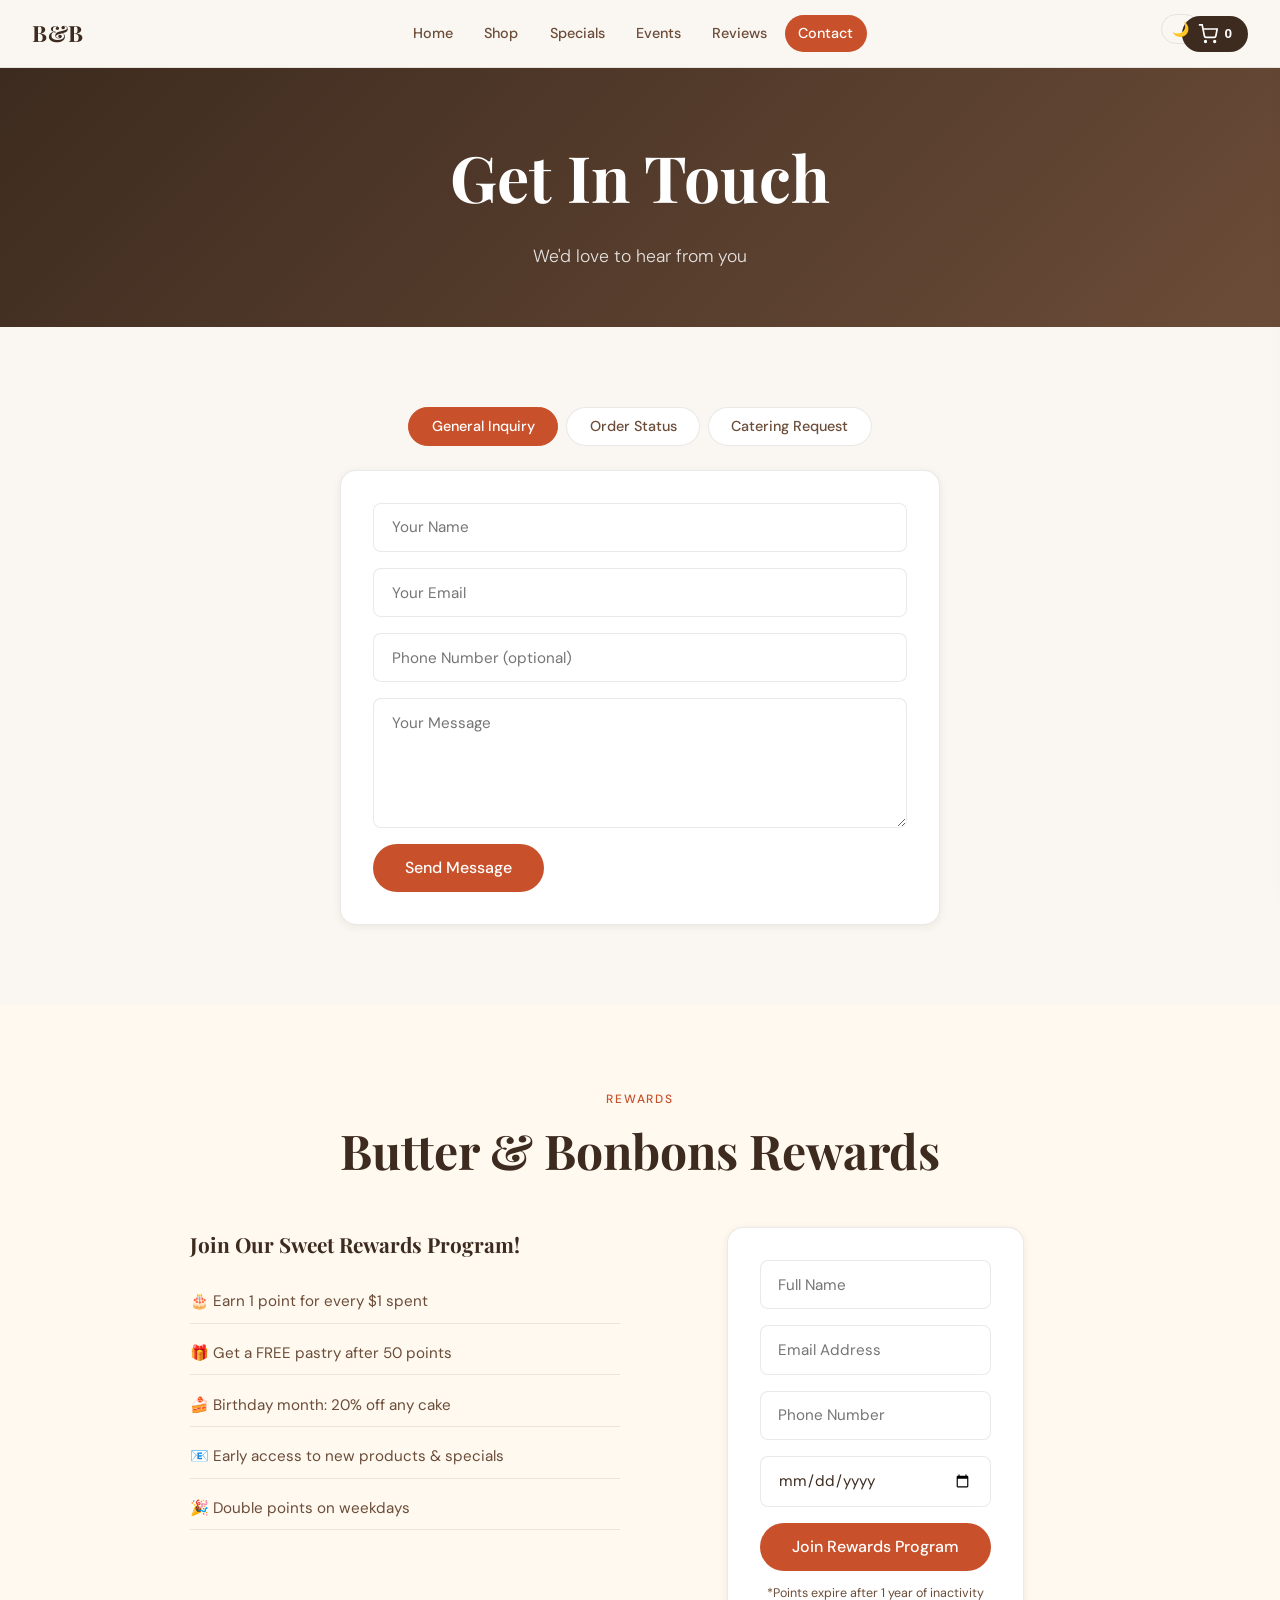
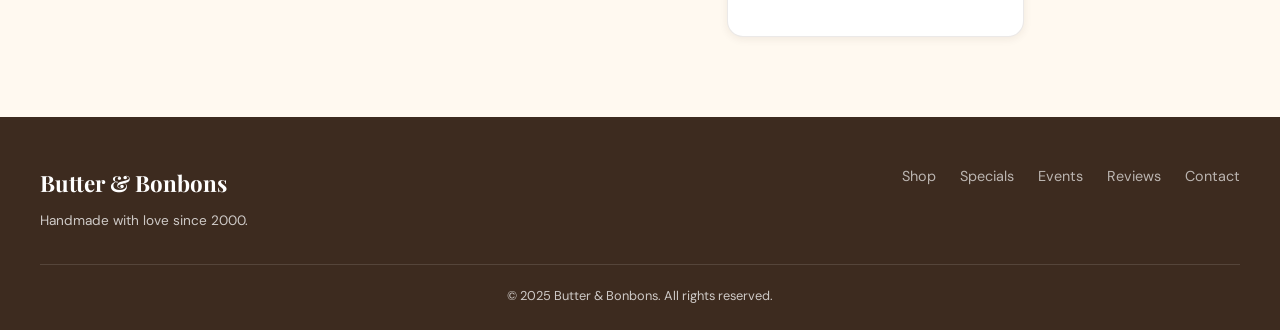
<file: contact.html>
<!DOCTYPE html>
<html lang="en">
<head>
  <meta charset="UTF-8"/><meta name="viewport" content="width=device-width, initial-scale=1.0"/>
  <title>Contact — Butter & Bonbons</title>
  <link rel="icon" href="data:image/svg+xml,<svg xmlns='http://www.w3.org/2000/svg' viewBox='0 0 100 100'><text y='.9em' font-size='90'>🍞</text></svg>"/>
  <link href="https://fonts.googleapis.com/css2?family=Playfair+Display:ital,wght@0,400;0,700;1,400&family=DM+Sans:wght@300;400;500&display=swap" rel="stylesheet"/>
  <link rel="stylesheet" href="style.css"/>
</head>
<body>
  <button class="dark-toggle" onclick="toggleDarkMode()">🌙</button>
  <div id="cart-panel" class="cart-panel"><div class="cart-header"><h3>Your Cart</h3><button class="close-cart" onclick="toggleCart()">&times;</button></div><ul id="cart-items"></ul><div class="cart-footer"><p class="cart-total">Total: $<span id="cart-total">0.00</span></p><button class="checkout-btn" onclick="checkout()">Checkout</button></div></div>
  <div class="cart-overlay" onclick="toggleCart()"></div>
  <nav id="navbar">
    <a href="index.html" class="nav-brand">B&B</a>
    <div class="nav-links">
      <a href="index.html" class="nav-link">Home</a><a href="products.html" class="nav-link">Shop</a><a href="specials.html" class="nav-link">Specials</a><a href="events.html" class="nav-link">Events</a><a href="reviews.html" class="nav-link">Reviews</a><a href="contact.html" class="nav-link active">Contact</a>
    </div>
    <div class="nav-actions"><button class="cart-btn" onclick="toggleCart()"><svg width="20" height="20" viewBox="0 0 24 24" fill="none" stroke="currentColor" stroke-width="2"><circle cx="9" cy="21" r="1"/><circle cx="20" cy="21" r="1"/><path d="M1 1h4l2.68 13.39a2 2 0 0 0 2 1.61h9.72a2 2 0 0 0 2-1.61L23 6H6"/></svg><span id="cart-count">0</span></button><button class="hamburger" onclick="toggleMobileNav()"><span></span><span></span><span></span></button></div>
  </nav>

  <div class="page-hero short"><h1>Get In Touch</h1><p>We'd love to hear from you</p></div>

  <section class="section-block">
    <div class="contact-tabs">
      <button class="tab-btn active" onclick="switchTab('general', this)">General Inquiry</button>
      <button class="tab-btn" onclick="switchTab('order', this)">Order Status</button>
      <button class="tab-btn" onclick="switchTab('catering', this)">Catering Request</button>
    </div>

    <div class="form-card" id="general-form">
      <form class="contact-form" onsubmit="event.preventDefault(); showToast('Thanks! We will get back to you within 24 hours.'); this.reset();">
        <input type="text" placeholder="Your Name" required/>
        <input type="email" placeholder="Your Email" required/>
        <input type="tel" placeholder="Phone Number (optional)"/>
        <textarea rows="5" placeholder="Your Message" required></textarea>
        <button type="submit">Send Message</button>
      </form>
    </div>

    <div class="form-card hidden" id="order-form">
      <form class="contact-form" onsubmit="checkOrderStatus(event)">
        <input type="text" placeholder="Order Number" required/>
        <input type="email" placeholder="Email Used for Order" required/>
        <button type="submit">Check Order Status</button>
      </form>
    </div>

    <div class="form-card hidden" id="catering-form">
      <form class="contact-form" onsubmit="submitCateringRequest(event)">
        <input type="text" placeholder="Your Name" required/>
        <input type="email" placeholder="Your Email" required/>
        <input type="tel" placeholder="Phone Number" required/>
        <input type="date" required/>
        <input type="number" placeholder="Number of Guests" required/>
        <select required>
          <option value="">Event Type</option>
          <option value="wedding">Wedding</option>
          <option value="birthday">Birthday Party</option>
          <option value="corporate">Corporate Event</option>
          <option value="other">Other</option>
        </select>
        <textarea rows="4" placeholder="Special requests or dietary restrictions..." required></textarea>
        <button type="submit">Request Quote</button>
      </form>
    </div>
  </section>

  <section class="section-block alt-bg" id="loyalty">
    <div class="section-header">
      <span class="section-tag">Rewards</span>
      <h2>Butter & Bonbons Rewards</h2>
    </div>
    <div class="loyalty-container">
      <div class="loyalty-info">
        <h3>Join Our Sweet Rewards Program!</h3>
        <ul class="benefits-list">
          <li>🎂 Earn 1 point for every $1 spent</li>
          <li>🎁 Get a FREE pastry after 50 points</li>
          <li>🍰 Birthday month: 20% off any cake</li>
          <li>📧 Early access to new products & specials</li>
          <li>🎉 Double points on weekdays</li>
        </ul>
      </div>
      <div class="form-card">
        <form class="contact-form" onsubmit="signupLoyalty(event)">
          <input type="text" placeholder="Full Name" required/>
          <input type="email" placeholder="Email Address" required/>
          <input type="tel" placeholder="Phone Number" required/>
          <input type="date" placeholder="Birthday" required/>
          <button type="submit">Join Rewards Program</button>
        </form>
        <p class="disclaimer">*Points expire after 1 year of inactivity</p>
      </div>
    </div>
  </section>

  <footer><div class="footer-inner"><div class="footer-brand"><span class="footer-logo">Butter & Bonbons</span><p>Handmade with love since 2000.</p></div><div class="footer-links"><a href="products.html">Shop</a><a href="specials.html">Specials</a><a href="events.html">Events</a><a href="reviews.html">Reviews</a><a href="contact.html">Contact</a></div></div><p class="footer-copy">&copy; 2025 Butter & Bonbons. All rights reserved.</p></footer>
  <div id="toastContainer"></div>
  <script src="script.js"></script>
  <script>
    function switchTab(tabType, btn) {
      document.querySelectorAll('.form-card').forEach(f => f.classList.add('hidden'));
      document.querySelectorAll('.tab-btn').forEach(b => b.classList.remove('active'));
      document.getElementById(`${tabType}-form`).classList.remove('hidden');
      btn.classList.add('active');
    }
  </script>
</body>
</html>
</file>
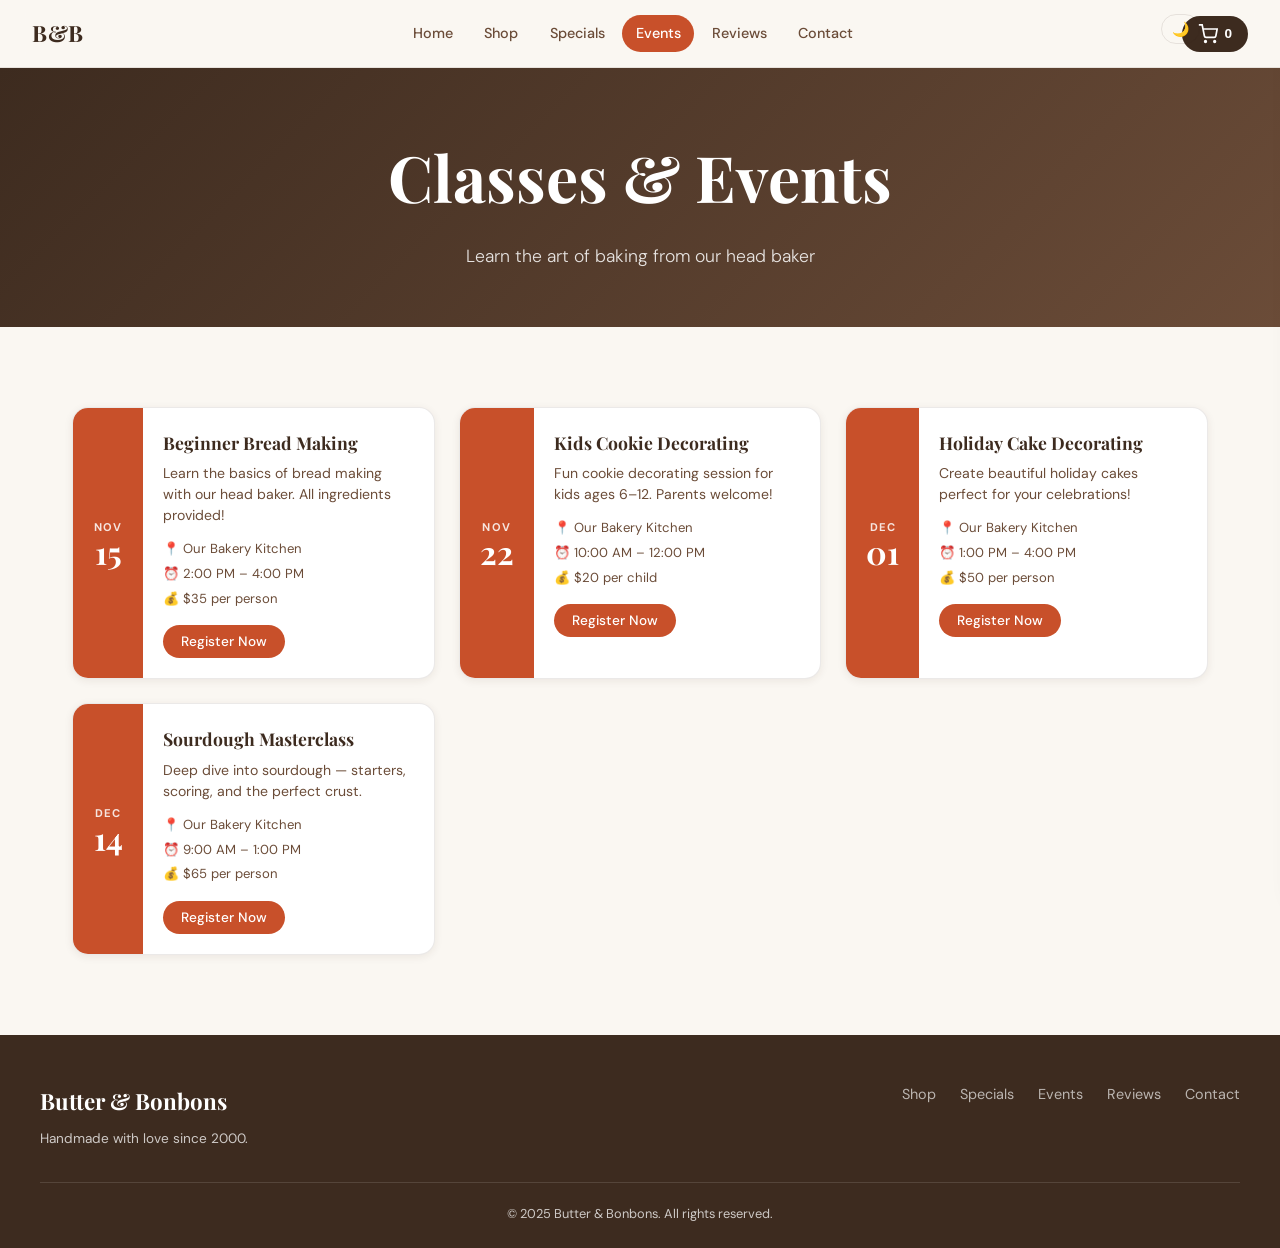
<file: events.html>
<!DOCTYPE html>
<html lang="en">
<head>
  <meta charset="UTF-8"/><meta name="viewport" content="width=device-width, initial-scale=1.0"/>
  <title>Events — Butter & Bonbons</title>
  <link rel="icon" href="data:image/svg+xml,<svg xmlns='http://www.w3.org/2000/svg' viewBox='0 0 100 100'><text y='.9em' font-size='90'>🍞</text></svg>"/>
  <link href="https://fonts.googleapis.com/css2?family=Playfair+Display:ital,wght@0,400;0,700;1,400&family=DM+Sans:wght@300;400;500&display=swap" rel="stylesheet"/>
  <link rel="stylesheet" href="style.css"/>
</head>
<body>
  <button class="dark-toggle" onclick="toggleDarkMode()">🌙</button>
  <div id="cart-panel" class="cart-panel"><div class="cart-header"><h3>Your Cart</h3><button class="close-cart" onclick="toggleCart()">&times;</button></div><ul id="cart-items"></ul><div class="cart-footer"><p class="cart-total">Total: $<span id="cart-total">0.00</span></p><button class="checkout-btn" onclick="checkout()">Checkout</button></div></div>
  <div class="cart-overlay" onclick="toggleCart()"></div>
  <nav id="navbar">
    <a href="index.html" class="nav-brand">B&B</a>
    <div class="nav-links">
      <a href="index.html" class="nav-link">Home</a><a href="products.html" class="nav-link">Shop</a><a href="specials.html" class="nav-link">Specials</a><a href="events.html" class="nav-link active">Events</a><a href="reviews.html" class="nav-link">Reviews</a><a href="contact.html" class="nav-link">Contact</a>
    </div>
    <div class="nav-actions"><button class="cart-btn" onclick="toggleCart()"><svg width="20" height="20" viewBox="0 0 24 24" fill="none" stroke="currentColor" stroke-width="2"><circle cx="9" cy="21" r="1"/><circle cx="20" cy="21" r="1"/><path d="M1 1h4l2.68 13.39a2 2 0 0 0 2 1.61h9.72a2 2 0 0 0 2-1.61L23 6H6"/></svg><span id="cart-count">0</span></button><button class="hamburger" onclick="toggleMobileNav()"><span></span><span></span><span></span></button></div>
  </nav>

  <div class="page-hero short"><h1>Classes & Events</h1><p>Learn the art of baking from our head baker</p></div>

  <section class="section-block">
    <div class="events-grid">
      <div class="event-card">
        <div class="event-date-badge"><span class="month">NOV</span><span class="day">15</span></div>
        <div class="event-body">
          <h3>Beginner Bread Making</h3>
          <p>Learn the basics of bread making with our head baker. All ingredients provided!</p>
          <div class="event-details">
            <span>📍 Our Bakery Kitchen</span>
            <span>⏰ 2:00 PM – 4:00 PM</span>
            <span>💰 $35 per person</span>
          </div>
          <button onclick="registerForEvent('bread-making')">Register Now</button>
        </div>
      </div>
      <div class="event-card">
        <div class="event-date-badge"><span class="month">NOV</span><span class="day">22</span></div>
        <div class="event-body">
          <h3>Kids Cookie Decorating</h3>
          <p>Fun cookie decorating session for kids ages 6–12. Parents welcome!</p>
          <div class="event-details">
            <span>📍 Our Bakery Kitchen</span>
            <span>⏰ 10:00 AM – 12:00 PM</span>
            <span>💰 $20 per child</span>
          </div>
          <button onclick="registerForEvent('cookie-decorating')">Register Now</button>
        </div>
      </div>
      <div class="event-card">
        <div class="event-date-badge"><span class="month">DEC</span><span class="day">01</span></div>
        <div class="event-body">
          <h3>Holiday Cake Decorating</h3>
          <p>Create beautiful holiday cakes perfect for your celebrations!</p>
          <div class="event-details">
            <span>📍 Our Bakery Kitchen</span>
            <span>⏰ 1:00 PM – 4:00 PM</span>
            <span>💰 $50 per person</span>
          </div>
          <button onclick="registerForEvent('holiday-cakes')">Register Now</button>
        </div>
      </div>
      <div class="event-card">
        <div class="event-date-badge"><span class="month">DEC</span><span class="day">14</span></div>
        <div class="event-body">
          <h3>Sourdough Masterclass</h3>
          <p>Deep dive into sourdough — starters, scoring, and the perfect crust.</p>
          <div class="event-details">
            <span>📍 Our Bakery Kitchen</span>
            <span>⏰ 9:00 AM – 1:00 PM</span>
            <span>💰 $65 per person</span>
          </div>
          <button onclick="registerForEvent('sourdough')">Register Now</button>
        </div>
      </div>
    </div>
  </section>

  <footer><div class="footer-inner"><div class="footer-brand"><span class="footer-logo">Butter & Bonbons</span><p>Handmade with love since 2000.</p></div><div class="footer-links"><a href="products.html">Shop</a><a href="specials.html">Specials</a><a href="events.html">Events</a><a href="reviews.html">Reviews</a><a href="contact.html">Contact</a></div></div><p class="footer-copy">&copy; 2025 Butter & Bonbons. All rights reserved.</p></footer>
  <div id="toastContainer"></div>
  <script src="script.js"></script>
</body>
</html>
</file>
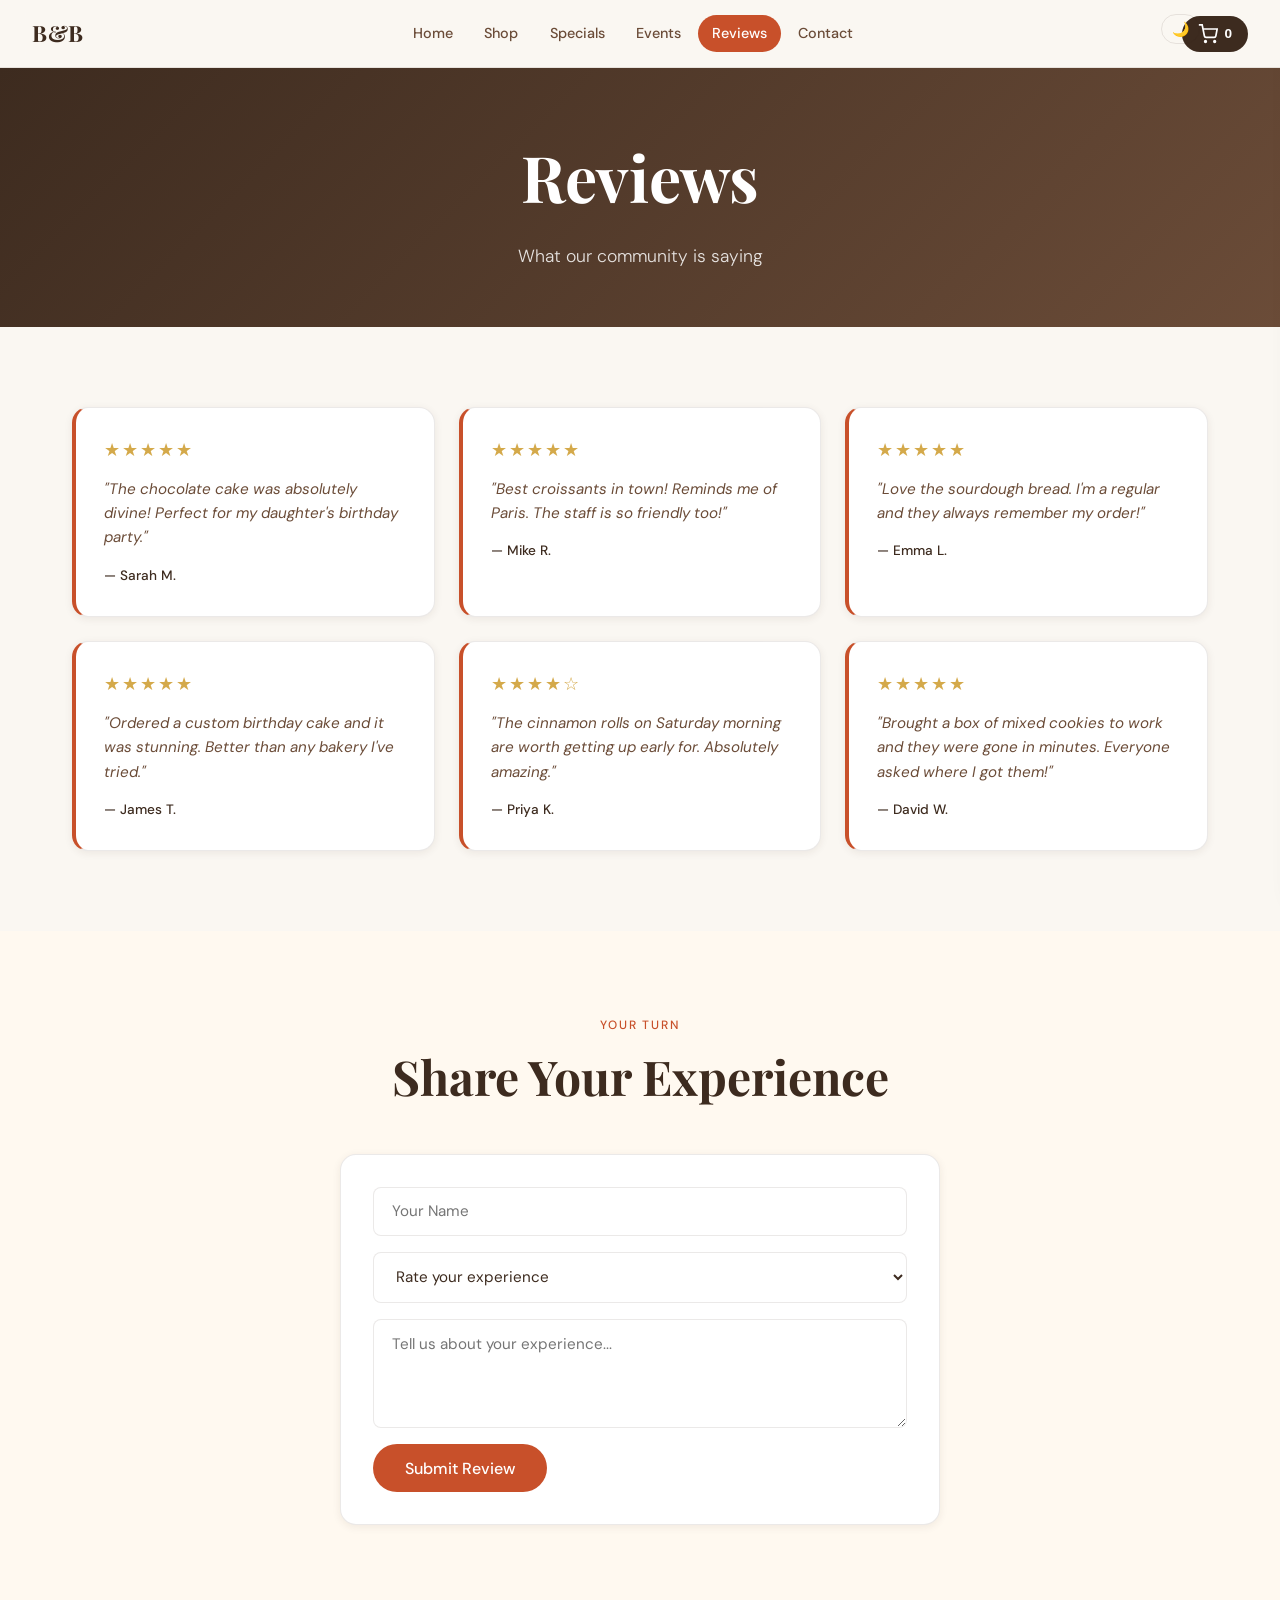
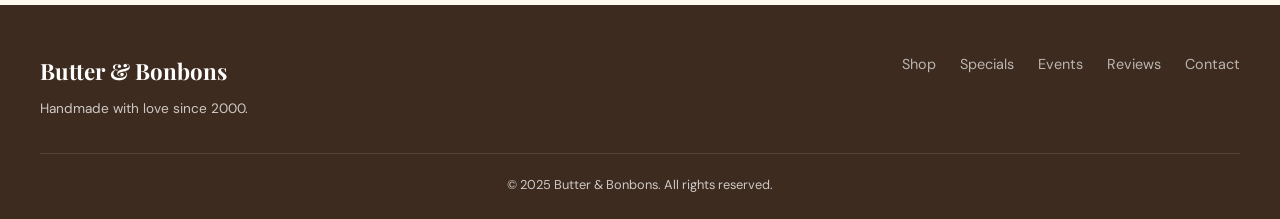
<file: reviews.html>
<!DOCTYPE html>
<html lang="en">
<head>
  <meta charset="UTF-8"/><meta name="viewport" content="width=device-width, initial-scale=1.0"/>
  <title>Reviews — Butter & Bonbons</title>
  <link rel="icon" href="data:image/svg+xml,<svg xmlns='http://www.w3.org/2000/svg' viewBox='0 0 100 100'><text y='.9em' font-size='90'>🍞</text></svg>"/>
  <link href="https://fonts.googleapis.com/css2?family=Playfair+Display:ital,wght@0,400;0,700;1,400&family=DM+Sans:wght@300;400;500&display=swap" rel="stylesheet"/>
  <link rel="stylesheet" href="style.css"/>
</head>
<body>
  <button class="dark-toggle" onclick="toggleDarkMode()">🌙</button>
  <div id="cart-panel" class="cart-panel"><div class="cart-header"><h3>Your Cart</h3><button class="close-cart" onclick="toggleCart()">&times;</button></div><ul id="cart-items"></ul><div class="cart-footer"><p class="cart-total">Total: $<span id="cart-total">0.00</span></p><button class="checkout-btn" onclick="checkout()">Checkout</button></div></div>
  <div class="cart-overlay" onclick="toggleCart()"></div>
  <nav id="navbar">
    <a href="index.html" class="nav-brand">B&B</a>
    <div class="nav-links">
      <a href="index.html" class="nav-link">Home</a><a href="products.html" class="nav-link">Shop</a><a href="specials.html" class="nav-link">Specials</a><a href="events.html" class="nav-link">Events</a><a href="reviews.html" class="nav-link active">Reviews</a><a href="contact.html" class="nav-link">Contact</a>
    </div>
    <div class="nav-actions"><button class="cart-btn" onclick="toggleCart()"><svg width="20" height="20" viewBox="0 0 24 24" fill="none" stroke="currentColor" stroke-width="2"><circle cx="9" cy="21" r="1"/><circle cx="20" cy="21" r="1"/><path d="M1 1h4l2.68 13.39a2 2 0 0 0 2 1.61h9.72a2 2 0 0 0 2-1.61L23 6H6"/></svg><span id="cart-count">0</span></button><button class="hamburger" onclick="toggleMobileNav()"><span></span><span></span><span></span></button></div>
  </nav>

  <div class="page-hero short"><h1>Reviews</h1><p>What our community is saying</p></div>

  <section class="section-block">
    <div class="reviews-grid large">
      <div class="review-card"><div class="stars">★★★★★</div><p>"The chocolate cake was absolutely divine! Perfect for my daughter's birthday party."</p><span class="reviewer">— Sarah M.</span></div>
      <div class="review-card"><div class="stars">★★★★★</div><p>"Best croissants in town! Reminds me of Paris. The staff is so friendly too!"</p><span class="reviewer">— Mike R.</span></div>
      <div class="review-card"><div class="stars">★★★★★</div><p>"Love the sourdough bread. I'm a regular and they always remember my order!"</p><span class="reviewer">— Emma L.</span></div>
      <div class="review-card"><div class="stars">★★★★★</div><p>"Ordered a custom birthday cake and it was stunning. Better than any bakery I've tried."</p><span class="reviewer">— James T.</span></div>
      <div class="review-card"><div class="stars">★★★★☆</div><p>"The cinnamon rolls on Saturday morning are worth getting up early for. Absolutely amazing."</p><span class="reviewer">— Priya K.</span></div>
      <div class="review-card"><div class="stars">★★★★★</div><p>"Brought a box of mixed cookies to work and they were gone in minutes. Everyone asked where I got them!"</p><span class="reviewer">— David W.</span></div>
    </div>
  </section>

  <section class="section-block alt-bg">
    <div class="section-header">
      <span class="section-tag">Your Turn</span>
      <h2>Share Your Experience</h2>
    </div>
    <div class="form-card">
      <form class="review-form" onsubmit="submitReview(event)">
        <input type="text" placeholder="Your Name" required />
        <select required>
          <option value="">Rate your experience</option>
          <option value="5">★★★★★ Excellent</option>
          <option value="4">★★★★☆ Very Good</option>
          <option value="3">★★★☆☆ Good</option>
          <option value="2">★★☆☆☆ Fair</option>
          <option value="1">★☆☆☆☆ Needs Improvement</option>
        </select>
        <textarea rows="4" placeholder="Tell us about your experience..." required></textarea>
        <button type="submit">Submit Review</button>
      </form>
    </div>
  </section>

  <footer><div class="footer-inner"><div class="footer-brand"><span class="footer-logo">Butter & Bonbons</span><p>Handmade with love since 2000.</p></div><div class="footer-links"><a href="products.html">Shop</a><a href="specials.html">Specials</a><a href="events.html">Events</a><a href="reviews.html">Reviews</a><a href="contact.html">Contact</a></div></div><p class="footer-copy">&copy; 2025 Butter & Bonbons. All rights reserved.</p></footer>
  <div id="toastContainer"></div>
  <script src="script.js"></script>
</body>
</html>
</file>
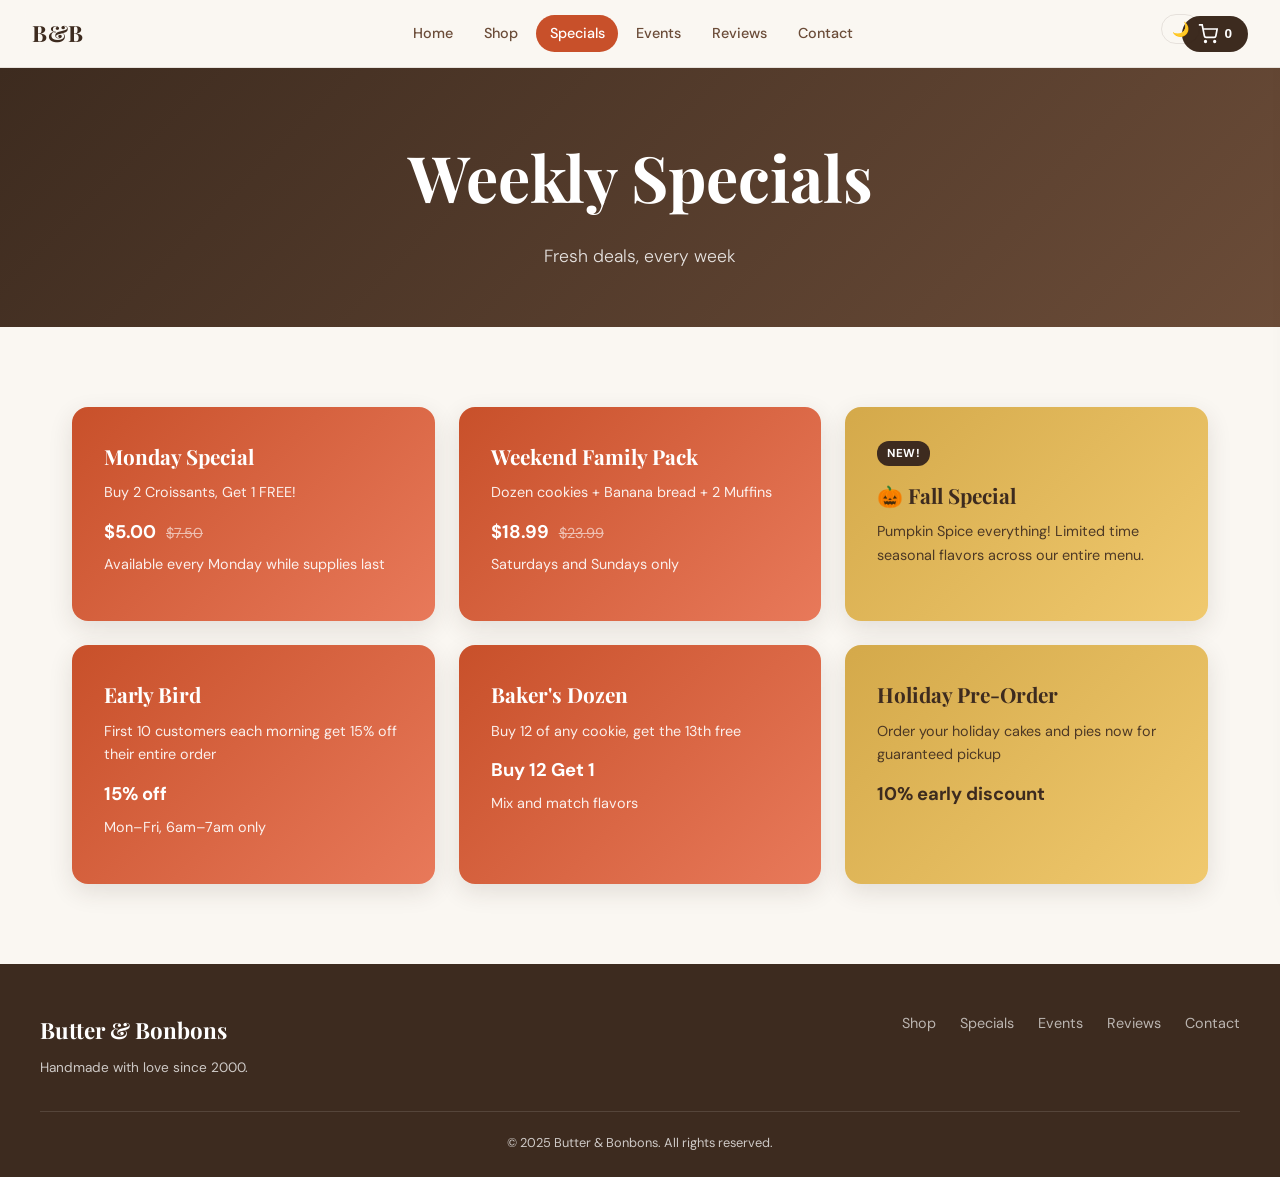
<file: specials.html>
<!-- specials.html -->
<!DOCTYPE html>
<html lang="en">
<head>
  <meta charset="UTF-8"/><meta name="viewport" content="width=device-width, initial-scale=1.0"/>
  <title>Specials — Butter & Bonbons</title>
  <link rel="icon" href="data:image/svg+xml,<svg xmlns='http://www.w3.org/2000/svg' viewBox='0 0 100 100'><text y='.9em' font-size='90'>🍞</text></svg>"/>
  <link href="https://fonts.googleapis.com/css2?family=Playfair+Display:ital,wght@0,400;0,700;1,400&family=DM+Sans:wght@300;400;500&display=swap" rel="stylesheet"/>
  <link rel="stylesheet" href="style.css"/>
</head>
<body>
  <button class="dark-toggle" onclick="toggleDarkMode()">🌙</button>
  <div id="cart-panel" class="cart-panel"><div class="cart-header"><h3>Your Cart</h3><button class="close-cart" onclick="toggleCart()">&times;</button></div><ul id="cart-items"></ul><div class="cart-footer"><p class="cart-total">Total: $<span id="cart-total">0.00</span></p><button class="checkout-btn" onclick="checkout()">Checkout</button></div></div>
  <div class="cart-overlay" onclick="toggleCart()"></div>
  <nav id="navbar">
    <a href="index.html" class="nav-brand">B&B</a>
    <div class="nav-links">
      <a href="index.html" class="nav-link">Home</a><a href="products.html" class="nav-link">Shop</a><a href="specials.html" class="nav-link active">Specials</a><a href="events.html" class="nav-link">Events</a><a href="reviews.html" class="nav-link">Reviews</a><a href="contact.html" class="nav-link">Contact</a>
    </div>
    <div class="nav-actions"><button class="cart-btn" onclick="toggleCart()"><svg width="20" height="20" viewBox="0 0 24 24" fill="none" stroke="currentColor" stroke-width="2"><circle cx="9" cy="21" r="1"/><circle cx="20" cy="21" r="1"/><path d="M1 1h4l2.68 13.39a2 2 0 0 0 2 1.61h9.72a2 2 0 0 0 2-1.61L23 6H6"/></svg><span id="cart-count">0</span></button><button class="hamburger" onclick="toggleMobileNav()"><span></span><span></span><span></span></button></div>
  </nav>
  <div class="page-hero short"><h1>Weekly Specials</h1><p>Fresh deals, every week</p></div>
  <section class="section-block">
    <div class="specials-grid large">
      <div class="special-card"><h3>Monday Special</h3><p>Buy 2 Croissants, Get 1 FREE!</p><span class="special-price">$5.00 <s>$7.50</s></span><p class="special-note">Available every Monday while supplies last</p></div>
      <div class="special-card"><h3>Weekend Family Pack</h3><p>Dozen cookies + Banana bread + 2 Muffins</p><span class="special-price">$18.99 <s>$23.99</s></span><p class="special-note">Saturdays and Sundays only</p></div>
      <div class="special-card seasonal"><span class="badge">New!</span><h3>🎃 Fall Special</h3><p>Pumpkin Spice everything! Limited time seasonal flavors across our entire menu.</p></div>
      <div class="special-card"><h3>Early Bird</h3><p>First 10 customers each morning get 15% off their entire order</p><span class="special-price">15% off</span><p class="special-note">Mon–Fri, 6am–7am only</p></div>
      <div class="special-card"><h3>Baker's Dozen</h3><p>Buy 12 of any cookie, get the 13th free</p><span class="special-price">Buy 12 Get 1</span><p class="special-note">Mix and match flavors</p></div>
      <div class="special-card seasonal"><h3>Holiday Pre-Order</h3><p>Order your holiday cakes and pies now for guaranteed pickup</p><span class="special-price">10% early discount</span></div>
    </div>
  </section>
  <footer><div class="footer-inner"><div class="footer-brand"><span class="footer-logo">Butter & Bonbons</span><p>Handmade with love since 2000.</p></div><div class="footer-links"><a href="products.html">Shop</a><a href="specials.html">Specials</a><a href="events.html">Events</a><a href="reviews.html">Reviews</a><a href="contact.html">Contact</a></div></div><p class="footer-copy">&copy; 2025 Butter & Bonbons. All rights reserved.</p></footer>
  <div id="toastContainer"></div>
  <script src="script.js"></script>
</body>
</html>
</file>
<file: style.css>
@import url('https://fonts.googleapis.com/css2?family=Playfair+Display:ital,wght@0,400;0,700;1,400&family=DM+Sans:wght@300;400;500&display=swap');

:root {
  --cream: #faf7f2;
  --warm-white: #fff9f0;
  --brown: #3d2b1f;
  --brown-light: #6b4c38;
  --accent: #c8502a;
  --accent-light: #e8795a;
  --gold: #d4a94a;
  --gold-light: #f0c96e;
  --card-bg: #ffffff;
  --border: rgba(61,43,31,0.1);
  --shadow-sm: 0 2px 8px rgba(61,43,31,0.08);
  --shadow-md: 0 8px 24px rgba(61,43,31,0.12);
  --shadow-lg: 0 20px 48px rgba(61,43,31,0.15);
  --radius: 16px;
  --radius-sm: 8px;
  --nav-h: 68px;
  --dark-bg: #1a1410;
  --dark-surface: #26201a;
  --dark-text: #f0ebe3;
}

*, *::before, *::after { box-sizing: border-box; margin: 0; padding: 0; }

html { scroll-behavior: smooth; }

body {
  font-family: 'DM Sans', sans-serif;
  background: var(--cream);
  color: var(--brown);
  line-height: 1.65;
  font-size: 16px;
  transition: background 0.3s, color 0.3s;
}

/* Dark mode */
body.dark-mode {
  background: var(--dark-bg);
  color: var(--dark-text);
  --cream: #1a1410;
  --warm-white: #26201a;
  --card-bg: #26201a;
  --border: rgba(240,235,227,0.1);
}
body.dark-mode .product-card,
body.dark-mode .review-card,
body.dark-mode .event-card,
body.dark-mode .info-card,
body.dark-mode .form-card,
body.dark-mode .loyalty-container { background: var(--dark-surface); color: var(--dark-text); }
body.dark-mode nav { background: rgba(26,20,16,0.95); border-color: rgba(240,235,227,0.08); }
body.dark-mode .nav-link { color: var(--dark-text); }
body.dark-mode .tab-btn { background: var(--dark-surface); border-color: rgba(240,235,227,0.15); color: var(--dark-text); }
body.dark-mode input, body.dark-mode textarea, body.dark-mode select { background: #32281f; border-color: rgba(240,235,227,0.15); color: var(--dark-text); }
body.dark-mode .alt-bg { background: var(--dark-surface); }
body.dark-mode footer { background: #120e0b; }
body.dark-mode .cart-panel { background: var(--dark-surface); color: var(--dark-text); }
body.dark-mode .hero-bg { opacity: 0.15; }

/* Dark toggle */
.dark-toggle {
  position: fixed;
  top: 14px;
  right: 80px;
  z-index: 200;
  background: transparent;
  border: 1.5px solid var(--border);
  padding: 6px 10px;
  border-radius: 20px;
  cursor: pointer;
  font-size: 14px;
  transition: border-color 0.2s;
}
.dark-toggle:hover { border-color: var(--accent); }

/* ── NAV ── */
nav {
  position: sticky;
  top: 0;
  z-index: 100;
  height: var(--nav-h);
  background: rgba(250,247,242,0.92);
  backdrop-filter: blur(12px);
  -webkit-backdrop-filter: blur(12px);
  border-bottom: 1px solid var(--border);
  display: flex;
  align-items: center;
  justify-content: space-between;
  padding: 0 2rem;
  gap: 2rem;
}

.nav-brand {
  font-family: 'Playfair Display', serif;
  font-size: 1.4rem;
  font-weight: 700;
  color: var(--brown);
  text-decoration: none;
  letter-spacing: 0.03em;
  flex-shrink: 0;
}

.nav-links {
  display: flex;
  gap: 0.25rem;
  align-items: center;
}

.nav-link {
  font-size: 0.9rem;
  font-weight: 500;
  color: var(--brown-light);
  text-decoration: none;
  padding: 0.4rem 0.85rem;
  border-radius: 20px;
  transition: all 0.2s;
}
.nav-link:hover, .nav-link.active {
  background: var(--accent);
  color: white;
}

.nav-actions { display: flex; align-items: center; gap: 0.75rem; flex-shrink: 0; }

.cart-btn {
  display: flex;
  align-items: center;
  gap: 6px;
  background: var(--brown);
  color: white;
  border: none;
  padding: 8px 16px;
  border-radius: 20px;
  cursor: pointer;
  font-size: 0.85rem;
  font-weight: 500;
  transition: background 0.2s;
}
.cart-btn:hover { background: var(--accent); }
.cart-btn span { font-weight: 700; }

.hamburger {
  display: none;
  flex-direction: column;
  gap: 4px;
  background: none;
  border: none;
  cursor: pointer;
  padding: 4px;
}
.hamburger span { display: block; width: 22px; height: 2px; background: var(--brown); border-radius: 2px; transition: all 0.3s; }

@media (max-width: 768px) {
  .nav-links { display: none; position: fixed; top: var(--nav-h); left: 0; right: 0; background: var(--cream); padding: 1rem; flex-direction: column; border-bottom: 1px solid var(--border); }
  .nav-links.open { display: flex; }
  .nav-link { padding: 0.75rem 1rem; border-radius: var(--radius-sm); }
  .hamburger { display: flex; }
  .dark-toggle { right: 60px; }
}

/* ── HERO ── */
.hero {
  min-height: calc(100vh - var(--nav-h));
  display: grid;
  grid-template-columns: 1fr 1fr;
  align-items: center;
  gap: 3rem;
  padding: 4rem 2rem 4rem 4rem;
  max-width: 1400px;
  margin: 0 auto;
  position: relative;
  overflow: hidden;
}

.hero-bg {
  position: absolute;
  inset: 0;
  background: radial-gradient(ellipse 60% 60% at 70% 50%, rgba(200,80,42,0.07) 0%, transparent 70%);
  pointer-events: none;
}

.hero-tag {
  display: inline-block;
  font-size: 0.8rem;
  font-weight: 500;
  letter-spacing: 0.12em;
  text-transform: uppercase;
  color: var(--accent);
  background: rgba(200,80,42,0.1);
  padding: 5px 14px;
  border-radius: 20px;
  margin-bottom: 1.5rem;
}

.hero-title {
  font-family: 'Playfair Display', serif;
  font-size: clamp(3.5rem, 7vw, 6rem);
  font-weight: 700;
  line-height: 1.05;
  color: var(--brown);
  margin-bottom: 1.25rem;
}
.hero-title em { font-style: italic; color: var(--accent); }

.hero-sub {
  font-size: 1.1rem;
  font-weight: 300;
  color: var(--brown-light);
  max-width: 420px;
  margin-bottom: 2.5rem;
  line-height: 1.7;
}

.hero-actions { display: flex; gap: 1rem; flex-wrap: wrap; }

.hero-carousel {
  border-radius: var(--radius);
  overflow: hidden;
  height: 520px;
  position: relative;
}
.carousel-track {
  display: flex;
  flex-direction: column;
  gap: 12px;
  height: 100%;
  overflow: hidden;
}
.carousel-track img {
  width: 100%;
  height: 180px;
  object-fit: cover;
  border-radius: var(--radius-sm);
  flex-shrink: 0;
  animation: scrollUp 20s linear infinite;
}
@keyframes scrollUp {
  0% { transform: translateY(0); }
  100% { transform: translateY(-50%); }
}
.carousel-track:hover img { animation-play-state: paused; }

@media (max-width: 900px) {
  .hero { grid-template-columns: 1fr; padding: 3rem 1.5rem; min-height: auto; }
  .hero-carousel { height: 260px; }
  .carousel-track { flex-direction: row; }
  .carousel-track img { width: 240px; height: 100%; animation: scrollLeft 15s linear infinite; }
  @keyframes scrollLeft { 0% { transform: translateX(0); } 100% { transform: translateX(-50%); } }
}

/* ── BUTTONS ── */
.btn-primary {
  display: inline-block;
  background: var(--accent);
  color: white;
  padding: 0.8rem 2rem;
  border-radius: 30px;
  text-decoration: none;
  font-weight: 500;
  font-size: 0.95rem;
  transition: all 0.2s;
  border: 2px solid var(--accent);
}
.btn-primary:hover { background: #b04020; border-color: #b04020; transform: translateY(-1px); box-shadow: var(--shadow-md); }

.btn-ghost {
  display: inline-block;
  background: transparent;
  color: var(--brown);
  padding: 0.8rem 2rem;
  border-radius: 30px;
  text-decoration: none;
  font-weight: 500;
  font-size: 0.95rem;
  transition: all 0.2s;
  border: 2px solid var(--border);
}
.btn-ghost:hover { border-color: var(--accent); color: var(--accent); }

/* ── SECTIONS ── */
.section-block {
  padding: 5rem 2rem;
  max-width: 1200px;
  margin: 0 auto;
}
.alt-bg {
  background: var(--warm-white);
  max-width: 100%;
  padding: 5rem 2rem;
}
.alt-bg > * { max-width: 1200px; margin-left: auto; margin-right: auto; }

.section-header { text-align: center; margin-bottom: 3rem; }
.section-tag {
  display: inline-block;
  font-size: 0.75rem;
  font-weight: 500;
  letter-spacing: 0.15em;
  text-transform: uppercase;
  color: var(--accent);
  margin-bottom: 0.75rem;
}
.section-header h2 {
  font-family: 'Playfair Display', serif;
  font-size: clamp(2rem, 4vw, 3rem);
  font-weight: 700;
  color: var(--brown);
  line-height: 1.2;
}
.section-cta { text-align: center; margin-top: 3rem; }

/* ── PAGE HERO ── */
.page-hero {
  background: linear-gradient(135deg, var(--brown) 0%, var(--brown-light) 100%);
  color: white;
  text-align: center;
  padding: 5rem 2rem;
}
.page-hero.short { padding: 3.5rem 2rem; }
.page-hero h1 {
  font-family: 'Playfair Display', serif;
  font-size: clamp(2.5rem, 5vw, 4rem);
  font-weight: 700;
  margin-bottom: 0.75rem;
}
.page-hero p { font-size: 1.1rem; font-weight: 300; opacity: 0.85; }

/* ── ABOUT STRIP ── */
.about-strip { background: var(--warm-white); padding: 3rem 2rem; }
.info-grid {
  display: grid;
  grid-template-columns: repeat(auto-fit, minmax(200px, 1fr));
  gap: 1.5rem;
  max-width: 1200px;
  margin: 0 auto;
}
.info-card {
  background: var(--card-bg);
  border-radius: var(--radius);
  padding: 1.75rem;
  text-align: center;
  box-shadow: var(--shadow-sm);
  border: 1px solid var(--border);
  transition: box-shadow 0.2s, transform 0.2s;
}
.info-card:hover { box-shadow: var(--shadow-md); transform: translateY(-2px); }
.info-icon { font-size: 1.75rem; margin-bottom: 0.75rem; }
.info-card h3 { font-family: 'Playfair Display', serif; font-size: 1rem; font-weight: 700; color: var(--accent); margin-bottom: 0.4rem; }
.info-card p { font-size: 0.9rem; color: var(--brown-light); line-height: 1.5; }

/* ── PRODUCTS GRID ── */
.products-grid {
  display: grid;
  grid-template-columns: repeat(auto-fill, minmax(260px, 1fr));
  gap: 1.75rem;
}
.product-card {
  background: var(--card-bg);
  border-radius: var(--radius);
  overflow: hidden;
  box-shadow: var(--shadow-sm);
  border: 1px solid var(--border);
  transition: box-shadow 0.3s, transform 0.3s;
}
.product-card:hover { box-shadow: var(--shadow-lg); transform: translateY(-4px); }
.product-img-wrap { position: relative; overflow: hidden; height: 200px; }
.product-img-wrap img { width: 100%; height: 100%; object-fit: cover; transition: transform 0.4s; }
.product-card:hover .product-img-wrap img { transform: scale(1.05); }
.product-category {
  position: absolute;
  top: 12px;
  left: 12px;
  background: rgba(255,255,255,0.92);
  color: var(--brown);
  font-size: 0.72rem;
  font-weight: 500;
  padding: 3px 10px;
  border-radius: 12px;
  letter-spacing: 0.04em;
}
.product-info { padding: 1.25rem; }
.product-info h3 { font-family: 'Playfair Display', serif; font-size: 1.1rem; font-weight: 700; margin-bottom: 0.35rem; color: var(--brown); }
.product-info p { font-size: 0.85rem; color: var(--brown-light); margin-bottom: 1rem; line-height: 1.5; }
.product-row { display: flex; align-items: center; justify-content: space-between; }
.price { font-size: 1.1rem; font-weight: 700; color: var(--accent); }
.product-info button, .product-card button {
  background: var(--accent);
  color: white;
  border: none;
  padding: 8px 18px;
  border-radius: 20px;
  font-size: 0.85rem;
  font-weight: 500;
  cursor: pointer;
  transition: background 0.2s, transform 0.1s;
}
.product-info button:hover, .product-card button:hover { background: #b04020; transform: scale(1.03); }

/* ── SHOP CONTROLS ── */
.shop-controls { margin-bottom: 2.5rem; }
.search-input {
  width: 100%;
  max-width: 480px;
  display: block;
  margin: 0 auto 1.25rem;
  padding: 0.85rem 1.25rem;
  border: 1.5px solid var(--border);
  border-radius: 30px;
  font-size: 1rem;
  font-family: 'DM Sans', sans-serif;
  background: var(--card-bg);
  color: var(--brown);
  transition: border-color 0.2s;
}
.search-input:focus { outline: none; border-color: var(--accent); }
.category-filters { display: flex; gap: 0.5rem; flex-wrap: wrap; justify-content: center; }
.category-btn {
  background: var(--card-bg);
  border: 1.5px solid var(--border);
  color: var(--brown-light);
  padding: 0.45rem 1.1rem;
  border-radius: 20px;
  cursor: pointer;
  font-size: 0.85rem;
  font-weight: 500;
  font-family: 'DM Sans', sans-serif;
  transition: all 0.2s;
}
.category-btn:hover, .category-btn.active { background: var(--accent); color: white; border-color: var(--accent); }

/* ── SPECIALS ── */
.specials-grid {
  display: grid;
  grid-template-columns: repeat(auto-fit, minmax(280px, 1fr));
  gap: 1.5rem;
}
.specials-grid.large { grid-template-columns: repeat(auto-fit, minmax(300px, 1fr)); }
.special-card {
  background: linear-gradient(135deg, var(--accent) 0%, var(--accent-light) 100%);
  color: white;
  padding: 2rem;
  border-radius: var(--radius);
  position: relative;
  box-shadow: var(--shadow-md);
  transition: transform 0.2s;
}
.special-card:hover { transform: translateY(-4px); }
.special-card.seasonal { background: linear-gradient(135deg, var(--gold) 0%, var(--gold-light) 100%); color: var(--brown); }
.special-card h3 { font-family: 'Playfair Display', serif; font-size: 1.3rem; font-weight: 700; margin-bottom: 0.5rem; }
.special-card p { font-size: 0.9rem; opacity: 0.9; margin-bottom: 0.75rem; }
.special-price { font-size: 1.15rem; font-weight: 700; display: block; }
.special-price s { opacity: 0.6; font-weight: 400; margin-left: 6px; font-size: 0.9rem; }
.special-note { font-size: 0.8rem; opacity: 0.75; margin-top: 0.4rem; }
.badge {
  display: inline-block;
  background: var(--brown);
  color: white;
  font-size: 0.72rem;
  font-weight: 700;
  padding: 3px 10px;
  border-radius: 12px;
  margin-bottom: 0.75rem;
  letter-spacing: 0.04em;
  text-transform: uppercase;
}

/* ── REVIEWS ── */
.reviews-grid {
  display: grid;
  grid-template-columns: repeat(auto-fit, minmax(280px, 1fr));
  gap: 1.5rem;
}
.reviews-grid.large { grid-template-columns: repeat(auto-fit, minmax(300px, 1fr)); }
.review-card {
  background: var(--card-bg);
  border-radius: var(--radius);
  padding: 1.75rem;
  box-shadow: var(--shadow-sm);
  border: 1px solid var(--border);
  border-left: 4px solid var(--accent);
  transition: box-shadow 0.2s;
}
.review-card:hover { box-shadow: var(--shadow-md); }
.stars { font-size: 1.1rem; color: var(--gold); margin-bottom: 0.75rem; letter-spacing: 2px; }
.review-card p { font-size: 0.95rem; font-style: italic; color: var(--brown-light); line-height: 1.6; margin-bottom: 0.75rem; }
.reviewer { font-size: 0.85rem; font-weight: 500; color: var(--brown); }

/* ── EVENTS ── */
.events-grid {
  display: grid;
  grid-template-columns: repeat(auto-fit, minmax(280px, 1fr));
  gap: 1.5rem;
}
.event-card {
  background: var(--card-bg);
  border-radius: var(--radius);
  overflow: hidden;
  box-shadow: var(--shadow-sm);
  border: 1px solid var(--border);
  display: flex;
  gap: 0;
  transition: box-shadow 0.2s, transform 0.2s;
}
.event-card:hover { box-shadow: var(--shadow-md); transform: translateY(-3px); }
.event-date-badge {
  background: var(--accent);
  color: white;
  padding: 1.25rem;
  display: flex;
  flex-direction: column;
  align-items: center;
  justify-content: center;
  min-width: 70px;
  flex-shrink: 0;
}
.event-date-badge .month { font-size: 0.7rem; font-weight: 700; letter-spacing: 0.1em; text-transform: uppercase; opacity: 0.85; }
.event-date-badge .day { font-family: 'Playfair Display', serif; font-size: 2rem; font-weight: 700; line-height: 1; }
.event-body { padding: 1.25rem; flex: 1; }
.event-body h3 { font-family: 'Playfair Display', serif; font-size: 1.1rem; font-weight: 700; color: var(--brown); margin-bottom: 0.4rem; }
.event-body p { font-size: 0.88rem; color: var(--brown-light); margin-bottom: 0.75rem; line-height: 1.5; }
.event-details { display: flex; flex-direction: column; gap: 3px; margin-bottom: 1rem; }
.event-details span { font-size: 0.82rem; color: var(--brown-light); }
.event-card button {
  background: var(--accent);
  color: white;
  border: none;
  padding: 8px 18px;
  border-radius: 20px;
  font-size: 0.85rem;
  font-weight: 500;
  cursor: pointer;
  transition: background 0.2s;
  font-family: 'DM Sans', sans-serif;
}
.event-card button:hover { background: #b04020; }

/* ── LOYALTY ── */
.loyalty-banner {
  background: linear-gradient(135deg, var(--brown) 0%, #5a3a28 100%);
  padding: 5rem 2rem;
  text-align: center;
  color: white;
}
.loyalty-content .section-tag { color: var(--gold-light); }
.loyalty-content h2 { font-family: 'Playfair Display', serif; font-size: clamp(2rem, 4vw, 3rem); font-weight: 700; margin-bottom: 1rem; }
.loyalty-content p { font-size: 1.1rem; font-weight: 300; opacity: 0.85; margin-bottom: 2rem; }
.loyalty-content .btn-primary { background: var(--gold); color: var(--brown); border-color: var(--gold); }
.loyalty-content .btn-primary:hover { background: var(--gold-light); border-color: var(--gold-light); }

.loyalty-container {
  display: grid;
  grid-template-columns: 1fr 1fr;
  gap: 2.5rem;
  align-items: start;
  max-width: 900px;
  margin: 0 auto;
}
@media (max-width: 700px) { .loyalty-container { grid-template-columns: 1fr; } }
.loyalty-info h3 { font-family: 'Playfair Display', serif; font-size: 1.3rem; margin-bottom: 1.25rem; color: var(--brown); }
.benefits-list { list-style: none; display: flex; flex-direction: column; gap: 0.6rem; }
.benefits-list li { font-size: 0.95rem; color: var(--brown-light); padding: 0.5rem 0; border-bottom: 1px solid var(--border); }
.disclaimer { font-size: 0.78rem; color: var(--brown-light); margin-top: 0.75rem; text-align: center; }

/* ── FORMS ── */
.form-card {
  background: var(--card-bg);
  border-radius: var(--radius);
  padding: 2rem;
  box-shadow: var(--shadow-sm);
  border: 1px solid var(--border);
  max-width: 600px;
  margin: 0 auto;
}
.contact-form, .review-form, .loyalty-form {
  display: flex;
  flex-direction: column;
  gap: 1rem;
}
input, textarea, select {
  padding: 0.85rem 1.1rem;
  border: 1.5px solid var(--border);
  border-radius: var(--radius-sm);
  font-size: 0.95rem;
  font-family: 'DM Sans', sans-serif;
  background: var(--card-bg);
  color: var(--brown);
  transition: border-color 0.2s;
  width: 100%;
}
input:focus, textarea:focus, select:focus { outline: none; border-color: var(--accent); }
textarea { resize: vertical; min-height: 100px; }
.contact-form button, .review-form button, .loyalty-form button {
  background: var(--accent);
  color: white;
  border: none;
  padding: 0.85rem 2rem;
  border-radius: 30px;
  font-size: 1rem;
  font-weight: 500;
  font-family: 'DM Sans', sans-serif;
  cursor: pointer;
  transition: background 0.2s, transform 0.1s;
  align-self: flex-start;
}
.contact-form button:hover, .review-form button:hover, .loyalty-form button:hover { background: #b04020; transform: translateY(-1px); }

.contact-tabs {
  display: flex;
  gap: 0.5rem;
  margin-bottom: 1.5rem;
  flex-wrap: wrap;
  justify-content: center;
}
.tab-btn {
  background: var(--card-bg);
  border: 1.5px solid var(--border);
  color: var(--brown-light);
  padding: 0.6rem 1.4rem;
  border-radius: 30px;
  cursor: pointer;
  font-size: 0.9rem;
  font-weight: 500;
  font-family: 'DM Sans', sans-serif;
  transition: all 0.2s;
}
.tab-btn:hover, .tab-btn.active { background: var(--accent); color: white; border-color: var(--accent); }

.hidden { display: none !important; }

/* ── CART ── */
.cart-overlay {
  position: fixed;
  inset: 0;
  background: rgba(0,0,0,0.35);
  z-index: 98;
  opacity: 0;
  pointer-events: none;
  transition: opacity 0.3s;
}
.cart-overlay.active { opacity: 1; pointer-events: all; }

.cart-panel {
  position: fixed;
  right: -380px;
  top: 0;
  height: 100%;
  width: 360px;
  background: var(--card-bg);
  box-shadow: -4px 0 24px rgba(0,0,0,0.12);
  padding: 1.75rem;
  transition: right 0.35s cubic-bezier(0.4,0,0.2,1);
  z-index: 99;
  overflow-y: auto;
  display: flex;
  flex-direction: column;
}
.cart-panel.open { right: 0; }
.cart-header { display: flex; justify-content: space-between; align-items: center; margin-bottom: 1.5rem; }
.cart-panel h3 { font-family: 'Playfair Display', serif; font-size: 1.4rem; font-weight: 700; color: var(--brown); }
.close-cart {
  background: none;
  border: 1.5px solid var(--border);
  font-size: 1.4rem;
  cursor: pointer;
  color: var(--brown-light);
  width: 36px;
  height: 36px;
  border-radius: 50%;
  display: flex;
  align-items: center;
  justify-content: center;
  line-height: 1;
  transition: all 0.2s;
}
.close-cart:hover { background: var(--accent); color: white; border-color: var(--accent); }
.cart-panel ul { list-style: none; flex: 1; padding: 0; }
.cart-panel li {
  padding: 0.9rem 0;
  border-bottom: 1px solid var(--border);
  font-size: 0.9rem;
  color: var(--brown);
  line-height: 1.5;
}
.cart-panel li button {
  background: none;
  border: 1px solid var(--accent);
  color: var(--accent);
  padding: 3px 10px;
  border-radius: 12px;
  font-size: 0.78rem;
  cursor: pointer;
  margin-top: 5px;
  transition: all 0.2s;
  font-family: 'DM Sans', sans-serif;
}
.cart-panel li button:hover { background: var(--accent); color: white; }
.cart-footer { margin-top: 1.5rem; border-top: 2px solid var(--border); padding-top: 1.25rem; }
.cart-total { font-size: 1.1rem; font-weight: 700; color: var(--brown); margin-bottom: 1rem; }
.checkout-btn {
  width: 100%;
  background: var(--accent);
  color: white;
  border: none;
  padding: 0.9rem;
  border-radius: 30px;
  font-size: 1rem;
  font-weight: 600;
  cursor: pointer;
  font-family: 'DM Sans', sans-serif;
  transition: background 0.2s;
}
.checkout-btn:hover { background: #b04020; }

/* ── TOAST ── */
.toast {
  position: fixed;
  bottom: 24px;
  right: 24px;
  background: var(--brown);
  color: white;
  padding: 0.9rem 1.4rem;
  border-radius: var(--radius-sm);
  font-size: 0.9rem;
  font-weight: 500;
  box-shadow: var(--shadow-lg);
  animation: toastIn 0.3s ease-out, toastOut 0.3s ease-in 2.7s forwards;
  z-index: 200;
  max-width: 320px;
}
@keyframes toastIn { from { opacity:0; transform: translateY(12px); } to { opacity:1; transform: translateY(0); } }
@keyframes toastOut { to { opacity:0; transform: translateY(8px); } }

/* ── FOOTER ── */
footer {
  background: var(--brown);
  color: rgba(255,255,255,0.75);
  padding: 3rem 2rem 1.5rem;
}
.footer-inner {
  max-width: 1200px;
  margin: 0 auto 2rem;
  display: flex;
  justify-content: space-between;
  align-items: flex-start;
  gap: 2rem;
  flex-wrap: wrap;
}
.footer-logo { font-family: 'Playfair Display', serif; font-size: 1.4rem; font-weight: 700; color: white; display: block; margin-bottom: 0.5rem; }
.footer-brand p { font-size: 0.85rem; }
.footer-links { display: flex; gap: 1.5rem; flex-wrap: wrap; align-items: center; }
.footer-links a { color: rgba(255,255,255,0.65); text-decoration: none; font-size: 0.9rem; transition: color 0.2s; }
.footer-links a:hover { color: white; }
.footer-copy { text-align: center; font-size: 0.8rem; border-top: 1px solid rgba(255,255,255,0.12); padding-top: 1.25rem; max-width: 1200px; margin: 0 auto; }

/* ── RESPONSIVE ── */
@media (max-width: 600px) {
  .hero { padding: 2.5rem 1.25rem; }
  .section-block { padding: 3.5rem 1.25rem; }
  .cart-panel { width: 100%; right: -100%; }
  .loyalty-container { grid-template-columns: 1fr; }
  .footer-inner { flex-direction: column; gap: 1.5rem; }
}
</file>
